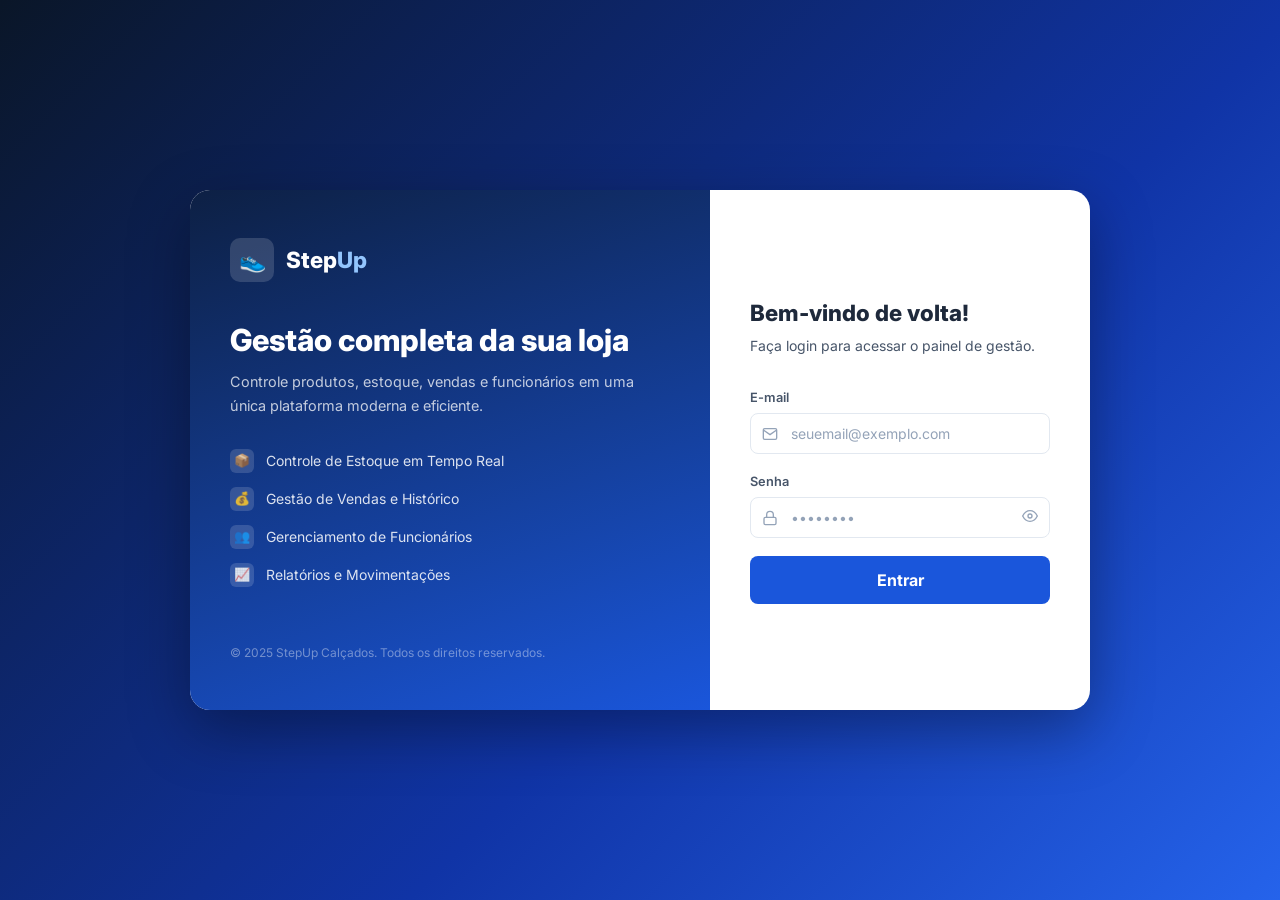
<file: frontend/index.html>
<!DOCTYPE html>
<html lang="pt-BR">
<head>
  <meta charset="UTF-8">
  <meta name="viewport" content="width=device-width, initial-scale=1.0">
  <title>StepUp Calçados — Login</title>
  <link rel="preconnect" href="https://fonts.googleapis.com">
  <link rel="preconnect" href="https://fonts.gstatic.com" crossorigin>
  <link href="https://fonts.googleapis.com/css2?family=Inter:wght@400;500;600;700;800&display=swap" rel="stylesheet">
  <link rel="stylesheet" href="css/global.css">
  <link rel="stylesheet" href="css/login.css">
</head>
<body class="login-page">

  <div class="login-container">
    <!-- LADO ESQUERDO -->
    <div class="login-left">
      <div>
        <div class="login-brand">
          <div class="brand-icon">👟</div>
          <h1>Step<span>Up</span></h1>
        </div>
        <div class="login-hero">
          <h2>Gestão completa da sua loja</h2>
          <p>Controle produtos, estoque, vendas e funcionários em uma única plataforma moderna e eficiente.</p>
        </div>
        <div class="login-features">
          <div class="login-feature"><div class="feature-dot">📦</div> Controle de Estoque em Tempo Real</div>
          <div class="login-feature"><div class="feature-dot">💰</div> Gestão de Vendas e Histórico</div>
          <div class="login-feature"><div class="feature-dot">👥</div> Gerenciamento de Funcionários</div>
          <div class="login-feature"><div class="feature-dot">📈</div> Relatórios e Movimentações</div>
        </div>
      </div>
      <p style="font-size:.75rem;color:rgba(255,255,255,.4)">© 2025 StepUp Calçados. Todos os direitos reservados.</p>
    </div>

    <!-- LADO DIREITO -->
    <div class="login-right">
      <h3>Bem-vindo de volta!</h3>
      <p>Faça login para acessar o painel de gestão.</p>

      <div class="login-error" id="login-error">
        <span>⚠️</span>
        <span id="error-msg">E-mail ou senha inválidos.</span>
      </div>

      <form class="login-form" id="login-form" onsubmit="handleLogin(event)">
        <div class="form-group">
          <label for="email">E-mail</label>
          <div class="input-icon-wrap">
            <svg class="input-icon" width="16" height="16" fill="none" stroke="currentColor" stroke-width="2" viewBox="0 0 24 24">
              <path d="M4 4h16c1.1 0 2 .9 2 2v12c0 1.1-.9 2-2 2H4c-1.1 0-2-.9-2-2V6c0-1.1.9-2 2-2z"/>
              <polyline points="22,6 12,13 2,6"/>
            </svg>
            <input type="email" id="email" class="form-control" placeholder="seuemail@exemplo.com" required autocomplete="username">
          </div>
        </div>
        <div class="form-group">
          <label for="senha">Senha</label>
          <div class="input-icon-wrap">
            <svg class="input-icon" width="16" height="16" fill="none" stroke="currentColor" stroke-width="2" viewBox="0 0 24 24">
              <rect x="3" y="11" width="18" height="11" rx="2" ry="2"/>
              <path d="M7 11V7a5 5 0 0 1 10 0v4"/>
            </svg>
            <input type="password" id="senha" class="form-control" placeholder="••••••••" required autocomplete="current-password">
            <button type="button" class="input-password-toggle" id="toggle-pwd">
              <svg width="16" height="16" fill="none" stroke="currentColor" stroke-width="2" viewBox="0 0 24 24" id="eye-icon">
                <path d="M1 12s4-8 11-8 11 8 11 8-4 8-11 8-11-8-11-8z"/>
                <circle cx="12" cy="12" r="3"/>
              </svg>
            </button>
          </div>
        </div>
        <button type="submit" class="btn-login" id="btn-login">
          <span id="btn-text">Entrar</span>
          <span id="btn-spinner" style="display:none">
            <svg width="16" height="16" style="animation:spin .6s linear infinite" fill="none" stroke="currentColor" stroke-width="2" viewBox="0 0 24 24">
              <path d="M21 12a9 9 0 1 1-9-9"/>
            </svg>
          </span>
        </button>
      </form>
    </div>
  </div>

  <script src="js/api.js"></script>
  <script>
    // Toggle password visibility
    document.getElementById('toggle-pwd').addEventListener('click', () => {
      const input = document.getElementById('senha');
      input.type = input.type === 'password' ? 'text' : 'password';
    });

    async function handleLogin(e) {
      e.preventDefault();
      const email = document.getElementById('email').value.trim();
      const senha = document.getElementById('senha').value;
      const btn   = document.getElementById('btn-login');
      const errEl = document.getElementById('login-error');
      const errMsg = document.getElementById('error-msg');

      btn.disabled = true;
      document.getElementById('btn-text').style.display = 'none';
      document.getElementById('btn-spinner').style.display = 'inline-flex';
      errEl.classList.remove('visible');

      try {
        const data = await api.login(email, senha);
        // Accepts { token } or { dados: { token } }
        const token = data.token || data.dados?.token || data.accessToken;
        const user  = data.funcionario || data.dados || data.user || { email };
        if (!token) throw new Error('Token não recebido');
        localStorage.setItem('stepup_token', token);
        localStorage.setItem('stepup_user', JSON.stringify(user));
        window.location.href = 'pages/dashboard.html';
      } catch (err) {
        errMsg.textContent = err.message || 'E-mail ou senha inválidos.';
        errEl.classList.add('visible');
        btn.disabled = false;
        document.getElementById('btn-text').style.display = 'inline';
        document.getElementById('btn-spinner').style.display = 'none';
      }
    }

    // If already logged in, redirect
    if (localStorage.getItem('stepup_token')) {
      window.location.href = 'pages/dashboard.html';
    }
  </script>
</body>
</html>
</file>
<file: frontend/css/global.css>
/* ===================== RESET & BASE ===================== */
*, *::before, *::after { box-sizing: border-box; margin: 0; padding: 0; }

:root {
  --blue-900: #0a1628;
  --blue-800: #0d2044;
  --blue-700: #1034a6;
  --blue-600: #1a56db;
  --blue-500: #2563eb;
  --blue-400: #3b82f6;
  --blue-300: #93c5fd;
  --blue-100: #dbeafe;
  --blue-50:  #eff6ff;
  --white:    #ffffff;
  --gray-50:  #f8fafc;
  --gray-100: #f1f5f9;
  --gray-200: #e2e8f0;
  --gray-400: #94a3b8;
  --gray-600: #475569;
  --gray-800: #1e293b;
  --red-500:  #ef4444;
  --red-100:  #fee2e2;
  --green-500:#22c55e;
  --green-100:#dcfce7;
  --yellow-500:#f59e0b;
  --yellow-100:#fef3c7;

  --sidebar-w: 240px;
  --header-h:  64px;
  --radius:    8px;
  --shadow:    0 1px 3px rgba(0,0,0,.12), 0 1px 2px rgba(0,0,0,.08);
  --shadow-md: 0 4px 12px rgba(0,0,0,.15);
  --transition: .2s ease;
}

html { font-size: 16px; }
body {
  font-family: 'Inter', system-ui, -apple-system, sans-serif;
  background: var(--gray-50);
  color: var(--gray-800);
  line-height: 1.5;
}

a { text-decoration: none; color: inherit; }
ul { list-style: none; }
button { cursor: pointer; border: none; background: none; font: inherit; }
input, select, textarea { font: inherit; }

/* ===================== SCROLLBAR ===================== */
::-webkit-scrollbar { width: 6px; height: 6px; }
::-webkit-scrollbar-track { background: var(--gray-100); }
::-webkit-scrollbar-thumb { background: var(--blue-300); border-radius: 3px; }

/* ===================== LAYOUT ===================== */
.app-shell { display: flex; min-height: 100vh; }

/* SIDEBAR */
.sidebar {
  width: var(--sidebar-w);
  background: var(--blue-900);
  display: flex;
  flex-direction: column;
  position: fixed;
  top: 0; left: 0;
  height: 100vh;
  z-index: 100;
  transition: transform var(--transition);
}
.sidebar-logo {
  display: flex;
  align-items: center;
  gap: 10px;
  padding: 20px 20px 24px;
  border-bottom: 1px solid rgba(255,255,255,.08);
}
.sidebar-logo .logo-icon {
  width: 36px; height: 36px;
  background: var(--blue-600);
  border-radius: var(--radius);
  display: flex; align-items: center; justify-content: center;
  font-size: 18px;
}
.sidebar-logo h1 {
  color: var(--white);
  font-size: 1.1rem;
  font-weight: 700;
  letter-spacing: -.3px;
}
.sidebar-logo h1 span { color: var(--blue-300); }

.sidebar-nav { flex: 1; padding: 16px 12px; overflow-y: auto; }
.nav-section-label {
  font-size: .65rem;
  font-weight: 600;
  letter-spacing: .08em;
  text-transform: uppercase;
  color: var(--gray-400);
  padding: 12px 8px 6px;
}
.nav-item {
  display: flex;
  align-items: center;
  gap: 10px;
  padding: 10px 12px;
  border-radius: var(--radius);
  color: var(--gray-400);
  font-size: .875rem;
  font-weight: 500;
  transition: all var(--transition);
  margin-bottom: 2px;
  cursor: pointer;
}
.nav-item:hover { background: rgba(255,255,255,.07); color: var(--white); }
.nav-item.active { background: var(--blue-600); color: var(--white); }
.nav-item .nav-icon { width: 18px; height: 18px; flex-shrink: 0; }
.nav-badge {
  margin-left: auto;
  background: var(--red-500);
  color: var(--white);
  font-size: .65rem;
  font-weight: 700;
  padding: 2px 6px;
  border-radius: 10px;
}

.sidebar-footer {
  padding: 16px 12px;
  border-top: 1px solid rgba(255,255,255,.08);
}
.sidebar-user {
  display: flex; align-items: center; gap: 10px;
  padding: 10px 12px;
  border-radius: var(--radius);
}
.user-avatar {
  width: 32px; height: 32px;
  border-radius: 50%;
  background: var(--blue-600);
  display: flex; align-items: center; justify-content: center;
  color: var(--white);
  font-weight: 700;
  font-size: .8rem;
  flex-shrink: 0;
}
.user-info { flex: 1; min-width: 0; }
.user-name { font-size: .8rem; font-weight: 600; color: var(--white); white-space: nowrap; overflow: hidden; text-overflow: ellipsis; }
.user-role { font-size: .7rem; color: var(--gray-400); }
.btn-logout {
  color: var(--gray-400);
  padding: 4px;
  border-radius: 4px;
  transition: color var(--transition);
}
.btn-logout:hover { color: var(--red-500); }

/* MAIN */
.main-content {
  margin-left: var(--sidebar-w);
  flex: 1;
  display: flex;
  flex-direction: column;
  min-height: 100vh;
}

/* TOPBAR */
.topbar {
  height: var(--header-h);
  background: var(--white);
  border-bottom: 1px solid var(--gray-200);
  display: flex;
  align-items: center;
  justify-content: space-between;
  padding: 0 24px;
  position: sticky;
  top: 0;
  z-index: 50;
}
.topbar-left { display: flex; align-items: center; gap: 16px; }
.topbar-title { font-size: 1.1rem; font-weight: 700; color: var(--blue-900); }
.btn-menu-mobile {
  display: none;
  padding: 8px;
  border-radius: var(--radius);
  color: var(--gray-600);
}
.topbar-right { display: flex; align-items: center; gap: 12px; }
.topbar-search {
  display: flex;
  align-items: center;
  gap: 8px;
  background: var(--gray-100);
  border: 1px solid var(--gray-200);
  border-radius: var(--radius);
  padding: 8px 14px;
  width: 240px;
  transition: border-color var(--transition);
}
.topbar-search:focus-within { border-color: var(--blue-400); background: var(--white); }
.topbar-search input { border: none; background: none; outline: none; font-size: .875rem; width: 100%; color: var(--gray-800); }
.topbar-search svg { color: var(--gray-400); flex-shrink: 0; }

/* PAGE CONTENT */
.page-content { flex: 1; padding: 28px 24px; max-width: 1400px; width: 100%; }

/* ===================== COMPONENTS ===================== */

/* CARDS */
.card {
  background: var(--white);
  border-radius: 12px;
  border: 1px solid var(--gray-200);
  box-shadow: var(--shadow);
  overflow: hidden;
}
.card-header {
  padding: 18px 20px;
  border-bottom: 1px solid var(--gray-200);
  display: flex;
  align-items: center;
  justify-content: space-between;
  gap: 12px;
}
.card-title { font-size: 1rem; font-weight: 700; color: var(--gray-800); }
.card-body { padding: 20px; }

/* STAT CARDS */
.stats-grid {
  display: grid;
  grid-template-columns: repeat(auto-fit, minmax(200px, 1fr));
  gap: 16px;
  margin-bottom: 24px;
}
.stat-card {
  background: var(--white);
  border-radius: 12px;
  border: 1px solid var(--gray-200);
  padding: 20px;
  box-shadow: var(--shadow);
  display: flex;
  align-items: center;
  gap: 16px;
}
.stat-icon {
  width: 48px; height: 48px;
  border-radius: 10px;
  display: flex; align-items: center; justify-content: center;
  font-size: 22px;
  flex-shrink: 0;
}
.stat-icon.blue { background: var(--blue-100); }
.stat-icon.green { background: var(--green-100); }
.stat-icon.yellow { background: var(--yellow-100); }
.stat-icon.red { background: var(--red-100); }
.stat-value { font-size: 1.6rem; font-weight: 800; color: var(--gray-800); line-height: 1; }
.stat-label { font-size: .8rem; color: var(--gray-600); margin-top: 4px; }

/* BUTTONS */
.btn {
  display: inline-flex;
  align-items: center;
  gap: 6px;
  padding: 9px 16px;
  border-radius: var(--radius);
  font-size: .875rem;
  font-weight: 600;
  transition: all var(--transition);
  white-space: nowrap;
}
.btn-primary { background: var(--blue-600); color: var(--white); }
.btn-primary:hover { background: var(--blue-700); }
.btn-outline { background: var(--white); color: var(--blue-600); border: 1.5px solid var(--blue-500); }
.btn-outline:hover { background: var(--blue-50); }
.btn-danger { background: var(--red-100); color: var(--red-500); }
.btn-danger:hover { background: var(--red-500); color: var(--white); }
.btn-success { background: var(--green-100); color: var(--green-500); }
.btn-success:hover { background: var(--green-500); color: var(--white); }
.btn-sm { padding: 6px 12px; font-size: .8rem; }
.btn-icon { padding: 8px; border-radius: 6px; }

/* TABLE */
.table-wrap { overflow-x: auto; }
table { width: 100%; border-collapse: collapse; }
thead tr { border-bottom: 2px solid var(--gray-200); }
thead th {
  padding: 11px 14px;
  text-align: left;
  font-size: .75rem;
  font-weight: 700;
  text-transform: uppercase;
  letter-spacing: .05em;
  color: var(--gray-600);
  white-space: nowrap;
}
tbody tr { border-bottom: 1px solid var(--gray-100); transition: background var(--transition); }
tbody tr:last-child { border-bottom: none; }
tbody tr:hover { background: var(--blue-50); }
tbody td { padding: 13px 14px; font-size: .875rem; color: var(--gray-800); }
.td-actions { display: flex; gap: 6px; }

/* BADGES */
.badge {
  display: inline-flex;
  align-items: center;
  gap: 4px;
  padding: 3px 10px;
  border-radius: 20px;
  font-size: .72rem;
  font-weight: 700;
  text-transform: uppercase;
  letter-spacing: .04em;
}
.badge-blue   { background: var(--blue-100); color: var(--blue-700); }
.badge-green  { background: var(--green-100); color: #15803d; }
.badge-yellow { background: var(--yellow-100); color: #92400e; }
.badge-red    { background: var(--red-100); color: #b91c1c; }
.badge-gray   { background: var(--gray-200); color: var(--gray-600); }

/* FORMS */
.form-grid { display: grid; gap: 16px; }
.form-grid-2 { grid-template-columns: 1fr 1fr; }
.form-grid-3 { grid-template-columns: 1fr 1fr 1fr; }
.form-group { display: flex; flex-direction: column; gap: 6px; }
.form-group label { font-size: .8rem; font-weight: 600; color: var(--gray-600); }
.form-control {
  border: 1.5px solid var(--gray-200);
  border-radius: var(--radius);
  padding: 9px 12px;
  font-size: .875rem;
  color: var(--gray-800);
  background: var(--white);
  transition: border-color var(--transition), box-shadow var(--transition);
  width: 100%;
}
.form-control:focus { outline: none; border-color: var(--blue-500); box-shadow: 0 0 0 3px var(--blue-100); }
.form-control::placeholder { color: var(--gray-400); }

/* MODAL */
.modal-overlay {
  position: fixed;
  inset: 0;
  background: rgba(0,0,0,.5);
  display: flex;
  align-items: center;
  justify-content: center;
  z-index: 200;
  padding: 16px;
  opacity: 0;
  pointer-events: none;
  transition: opacity var(--transition);
}
.modal-overlay.open { opacity: 1; pointer-events: all; }
.modal {
  background: var(--white);
  border-radius: 14px;
  width: 100%;
  max-width: 520px;
  max-height: 90vh;
  overflow-y: auto;
  box-shadow: var(--shadow-md);
  transform: translateY(20px);
  transition: transform var(--transition);
}
.modal-overlay.open .modal { transform: translateY(0); }
.modal-header {
  padding: 20px 24px 16px;
  border-bottom: 1px solid var(--gray-200);
  display: flex; align-items: center; justify-content: space-between;
}
.modal-title { font-size: 1.05rem; font-weight: 700; color: var(--gray-800); }
.modal-close { padding: 4px; border-radius: 4px; color: var(--gray-400); }
.modal-close:hover { color: var(--gray-800); }
.modal-body { padding: 20px 24px; }
.modal-footer { padding: 16px 24px; border-top: 1px solid var(--gray-200); display: flex; gap: 10px; justify-content: flex-end; }

/* TOAST */
.toast-container {
  position: fixed;
  top: 20px; right: 20px;
  z-index: 500;
  display: flex;
  flex-direction: column;
  gap: 10px;
}
.toast {
  background: var(--white);
  border-radius: 10px;
  border-left: 4px solid;
  padding: 14px 18px;
  box-shadow: var(--shadow-md);
  display: flex;
  align-items: center;
  gap: 12px;
  min-width: 280px;
  max-width: 360px;
  animation: slideIn .3s ease;
  font-size: .875rem;
  font-weight: 500;
}
.toast.success { border-color: var(--green-500); }
.toast.error   { border-color: var(--red-500); }
.toast.info    { border-color: var(--blue-500); }
.toast.warning { border-color: var(--yellow-500); }
.toast-icon { font-size: 18px; flex-shrink: 0; }
.toast-msg { flex: 1; color: var(--gray-800); }
.toast-close { color: var(--gray-400); flex-shrink: 0; }

/* EMPTY STATE */
.empty-state {
  display: flex;
  flex-direction: column;
  align-items: center;
  justify-content: center;
  padding: 60px 20px;
  text-align: center;
  color: var(--gray-400);
}
.empty-state .es-icon { font-size: 48px; margin-bottom: 16px; }
.empty-state h3 { font-size: 1rem; font-weight: 600; color: var(--gray-600); margin-bottom: 6px; }
.empty-state p { font-size: .875rem; }

/* LOADING */
.loading-overlay {
  display: flex; align-items: center; justify-content: center; padding: 40px;
}
.spinner {
  width: 36px; height: 36px;
  border: 3px solid var(--gray-200);
  border-top-color: var(--blue-500);
  border-radius: 50%;
  animation: spin .7s linear infinite;
}
@keyframes spin { to { transform: rotate(360deg); } }
@keyframes slideIn { from { opacity: 0; transform: translateX(30px); } to { opacity: 1; transform: translateX(0); } }

/* PAGE HEADER */
.page-header {
  display: flex;
  align-items: flex-start;
  justify-content: space-between;
  margin-bottom: 24px;
  gap: 16px;
  flex-wrap: wrap;
}
.page-header-info h2 { font-size: 1.35rem; font-weight: 800; color: var(--blue-900); }
.page-header-info p { font-size: .875rem; color: var(--gray-600); margin-top: 4px; }
.page-header-actions { display: flex; gap: 10px; align-items: center; flex-wrap: wrap; }

/* FILTER BAR */
.filter-bar {
  display: flex;
  align-items: center;
  gap: 12px;
  margin-bottom: 20px;
  flex-wrap: wrap;
}
.filter-bar .form-control { max-width: 220px; }

/* PAGINATION */
.pagination {
  display: flex;
  align-items: center;
  justify-content: space-between;
  padding: 14px 16px;
  border-top: 1px solid var(--gray-200);
  font-size: .85rem;
  color: var(--gray-600);
}
.pagination-btns { display: flex; gap: 4px; }
.page-btn {
  padding: 6px 12px;
  border-radius: 6px;
  font-size: .8rem;
  font-weight: 600;
  color: var(--gray-600);
  border: 1px solid var(--gray-200);
  background: var(--white);
  cursor: pointer;
  transition: all var(--transition);
}
.page-btn:hover { border-color: var(--blue-400); color: var(--blue-600); }
.page-btn.active { background: var(--blue-600); color: var(--white); border-color: var(--blue-600); }
.page-btn:disabled { opacity: .4; cursor: default; }

/* CONFIRM DIALOG */
.confirm-icon { font-size: 40px; text-align: center; margin-bottom: 12px; }
.confirm-text { text-align: center; font-size: .9rem; color: var(--gray-600); }
.confirm-text strong { color: var(--gray-800); display: block; font-size: 1rem; margin-bottom: 6px; }

/* RESPONSIVE */
@media (max-width: 768px) {
  .sidebar { transform: translateX(-100%); }
  .sidebar.open { transform: translateX(0); }
  .main-content { margin-left: 0; }
  .btn-menu-mobile { display: flex; }
  .topbar-search { display: none; }
  .form-grid-2, .form-grid-3 { grid-template-columns: 1fr; }
  .stats-grid { grid-template-columns: 1fr 1fr; }
}
@media (max-width: 480px) {
  .stats-grid { grid-template-columns: 1fr; }
  .page-content { padding: 16px; }
}

/* OVERLAY for mobile sidebar */
.sidebar-overlay {
  display: none;
  position: fixed;
  inset: 0;
  background: rgba(0,0,0,.5);
  z-index: 99;
}
.sidebar-overlay.open { display: block; }
</file>
<file: frontend/css/login.css>
body.login-page {
  min-height: 100vh;
  display: flex;
  align-items: center;
  justify-content: center;
  background: linear-gradient(135deg, var(--blue-900) 0%, var(--blue-700) 60%, var(--blue-500) 100%);
  padding: 24px;
}

.login-container {
  display: flex;
  width: 100%;
  max-width: 900px;
  min-height: 520px;
  background: var(--white);
  border-radius: 20px;
  box-shadow: 0 20px 60px rgba(0,0,0,.35);
  overflow: hidden;
}

.login-left {
  flex: 1;
  background: linear-gradient(160deg, var(--blue-800), var(--blue-600));
  padding: 48px 40px;
  display: flex;
  flex-direction: column;
  justify-content: space-between;
  color: var(--white);
}
.login-brand { display: flex; align-items: center; gap: 12px; margin-bottom: 40px; }
.login-brand .brand-icon {
  width: 44px; height: 44px;
  background: rgba(255,255,255,.15);
  border-radius: 10px;
  display: flex; align-items: center; justify-content: center;
  font-size: 22px;
}
.login-brand h1 { font-size: 1.4rem; font-weight: 800; }
.login-brand h1 span { color: var(--blue-300); }

.login-hero h2 { font-size: 1.9rem; font-weight: 800; line-height: 1.2; margin-bottom: 12px; }
.login-hero p  { font-size: .9rem; color: rgba(255,255,255,.75); line-height: 1.6; }

.login-features { display: flex; flex-direction: column; gap: 14px; margin-top: 32px; }
.login-feature  { display: flex; align-items: center; gap: 12px; font-size: .875rem; color: rgba(255,255,255,.85); }
.feature-dot { width: 24px; height: 24px; background: rgba(255,255,255,.15); border-radius: 6px; display: flex; align-items: center; justify-content: center; flex-shrink: 0; font-size: 13px; }

.login-right {
  flex: 0 0 380px;
  padding: 48px 40px;
  display: flex;
  flex-direction: column;
  justify-content: center;
}
.login-right h3  { font-size: 1.4rem; font-weight: 800; color: var(--gray-800); margin-bottom: 6px; }
.login-right p   { font-size: .875rem; color: var(--gray-600); margin-bottom: 32px; }

.login-form { display: flex; flex-direction: column; gap: 18px; }
.input-icon-wrap { position: relative; }
.input-icon-wrap .form-control { padding-left: 40px; }
.input-icon {
  position: absolute;
  left: 12px;
  top: 50%;
  transform: translateY(-50%);
  color: var(--gray-400);
  pointer-events: none;
}
.input-password-toggle {
  position: absolute;
  right: 12px;
  top: 50%;
  transform: translateY(-50%);
  color: var(--gray-400);
  cursor: pointer;
  background: none;
  border: none;
  padding: 0;
}
.input-password-toggle:hover { color: var(--blue-500); }

.btn-login {
  width: 100%;
  padding: 12px;
  background: var(--blue-600);
  color: var(--white);
  border-radius: var(--radius);
  font-size: 1rem;
  font-weight: 700;
  border: none;
  cursor: pointer;
  transition: background var(--transition);
  display: flex;
  align-items: center;
  justify-content: center;
  gap: 8px;
}
.btn-login:hover { background: var(--blue-700); }
.btn-login:disabled { background: var(--gray-400); cursor: not-allowed; }

.login-error {
  background: var(--red-100);
  color: #b91c1c;
  border-radius: var(--radius);
  padding: 10px 14px;
  font-size: .85rem;
  font-weight: 500;
  display: none;
  align-items: center;
  gap: 8px;
}
.login-error.visible { display: flex; }

@media (max-width: 700px) {
  .login-container { flex-direction: column; max-width: 440px; min-height: auto; }
  .login-left { padding: 32px 28px 24px; }
  .login-hero h2 { font-size: 1.4rem; }
  .login-features { display: none; }
  .login-right { flex: none; padding: 28px; }
}
</file>
